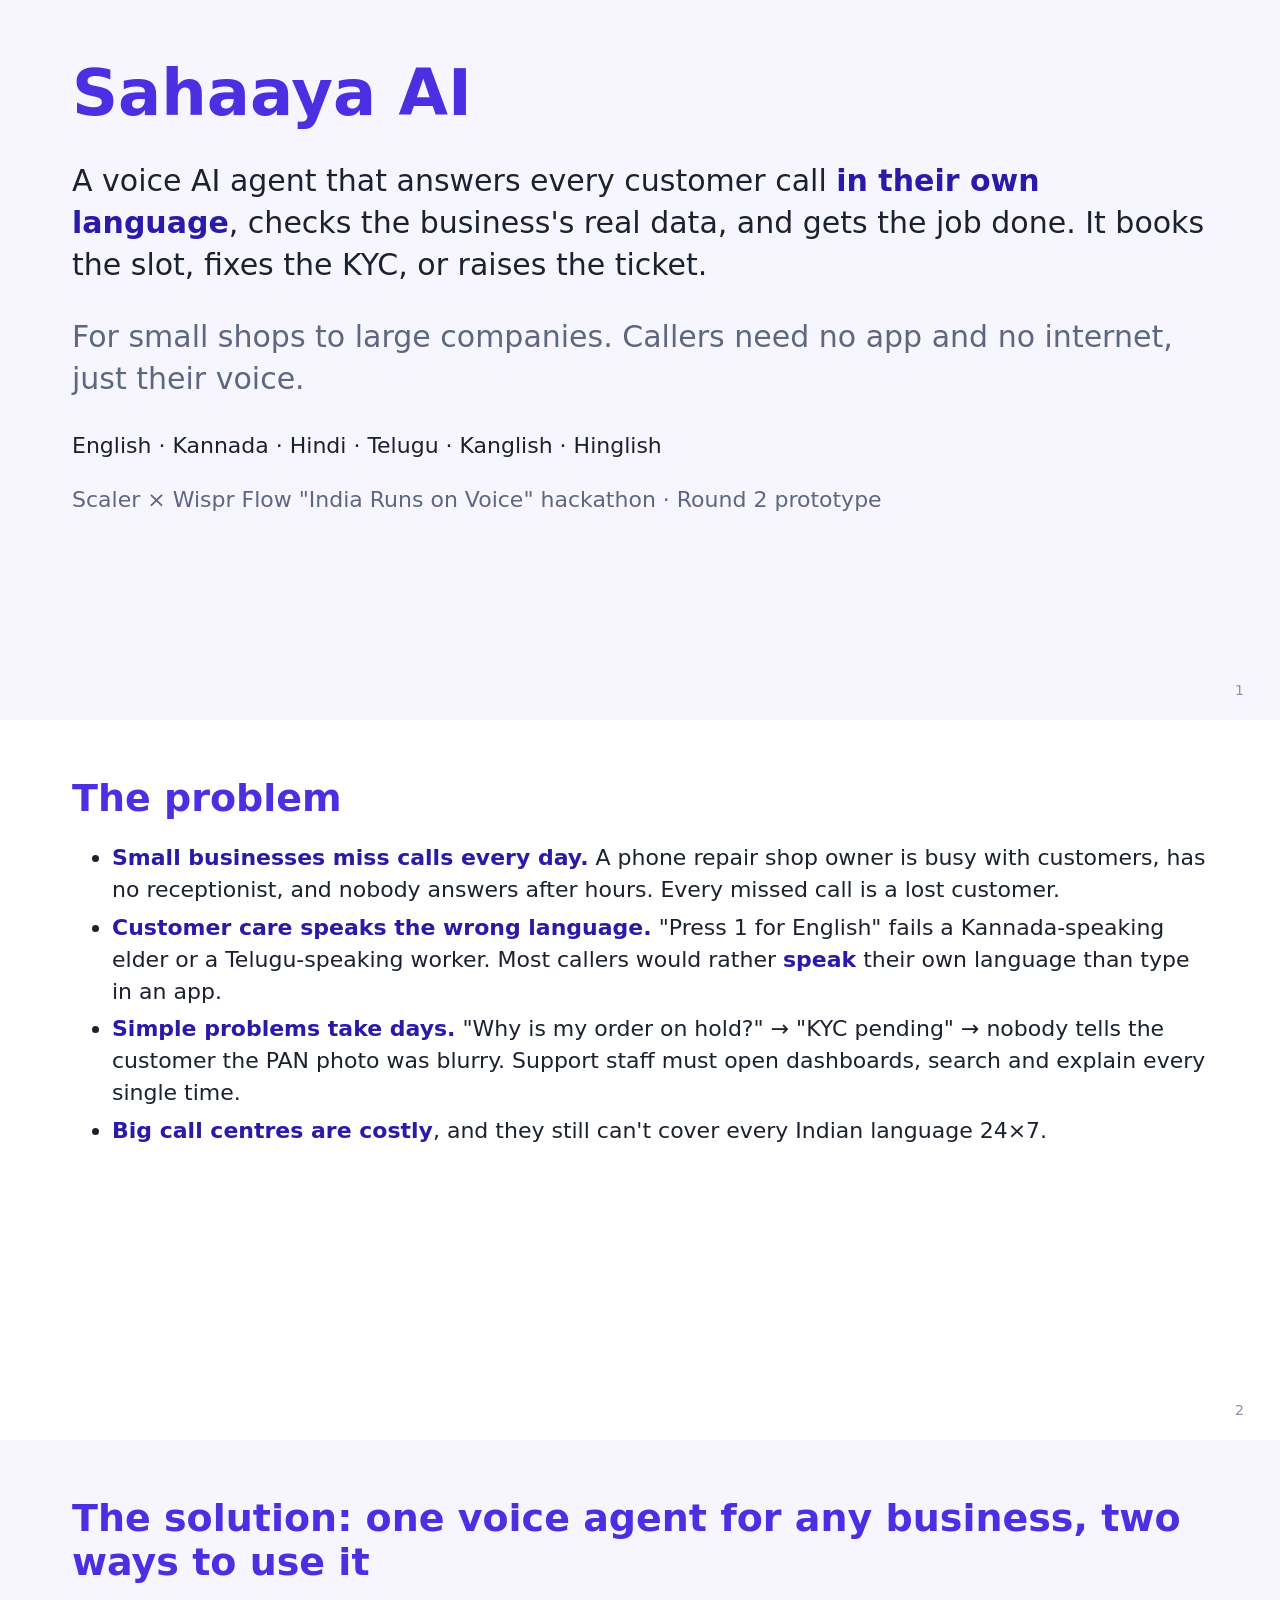
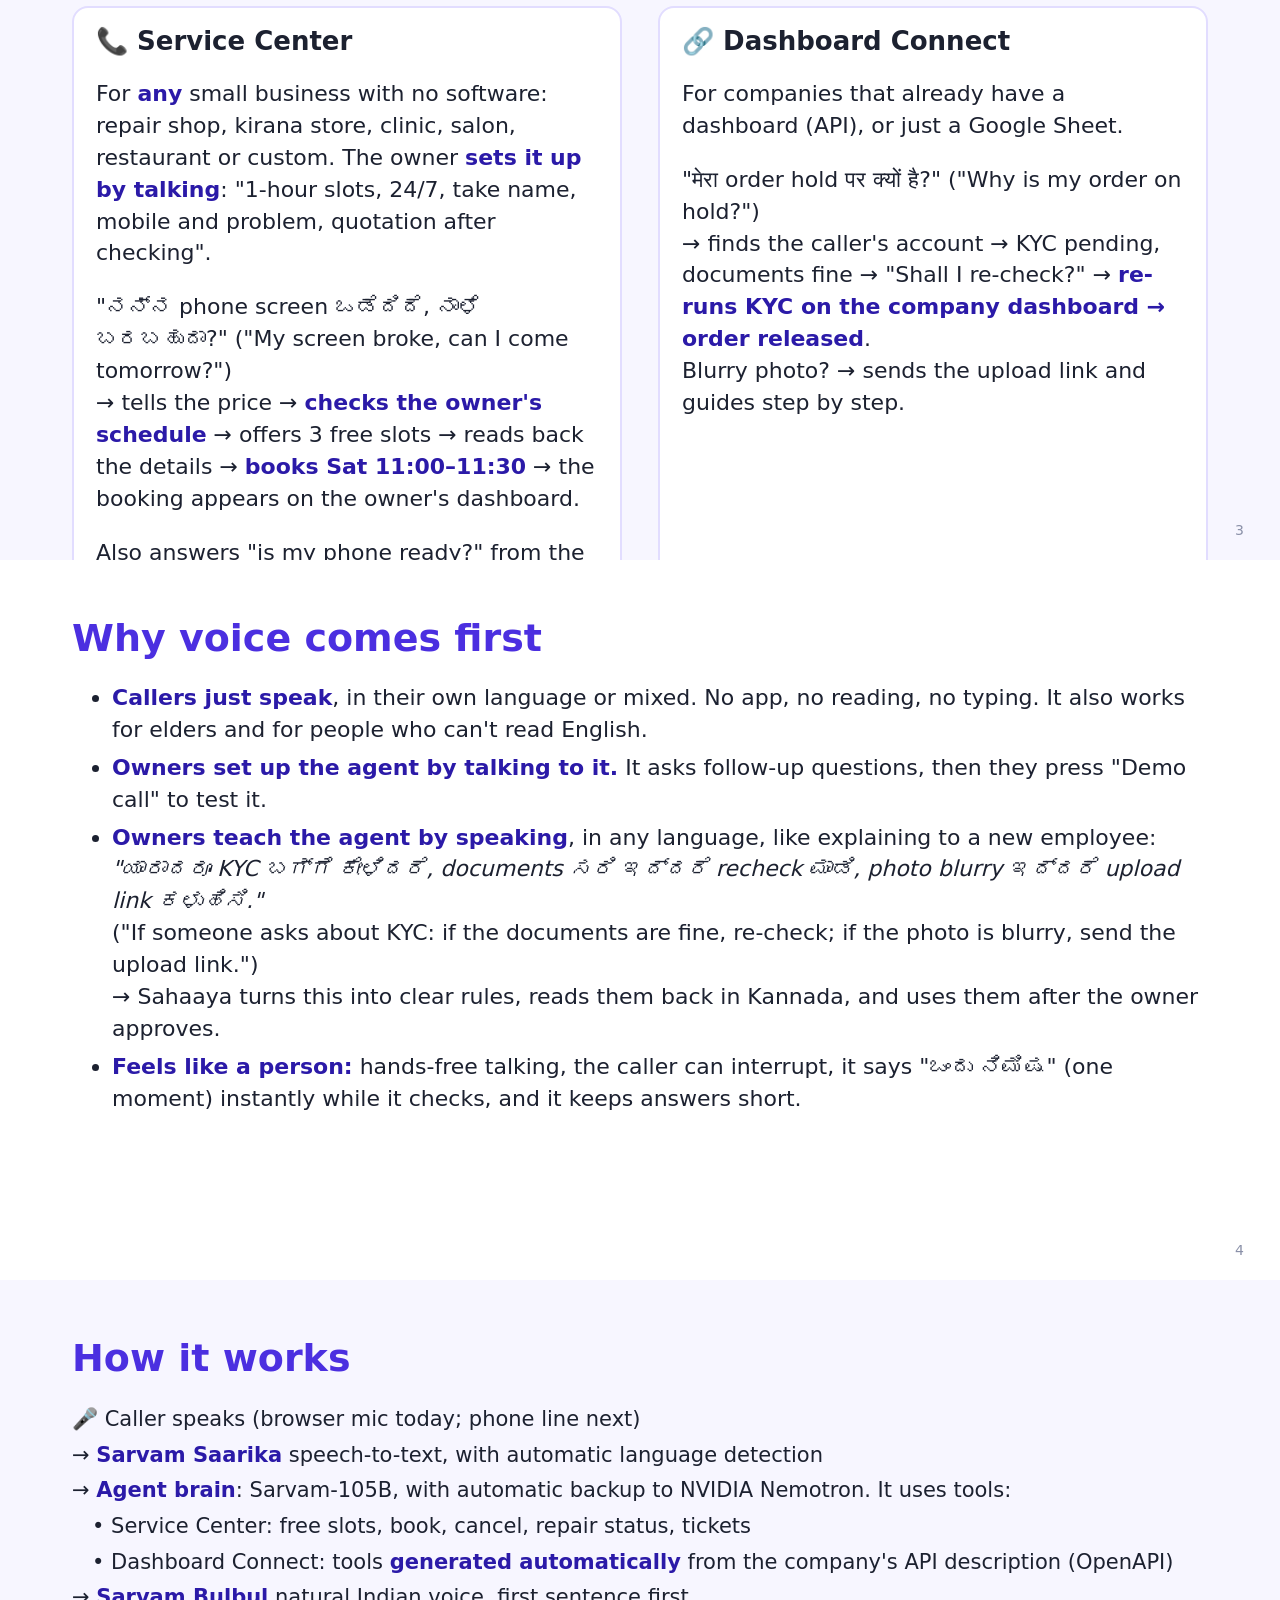
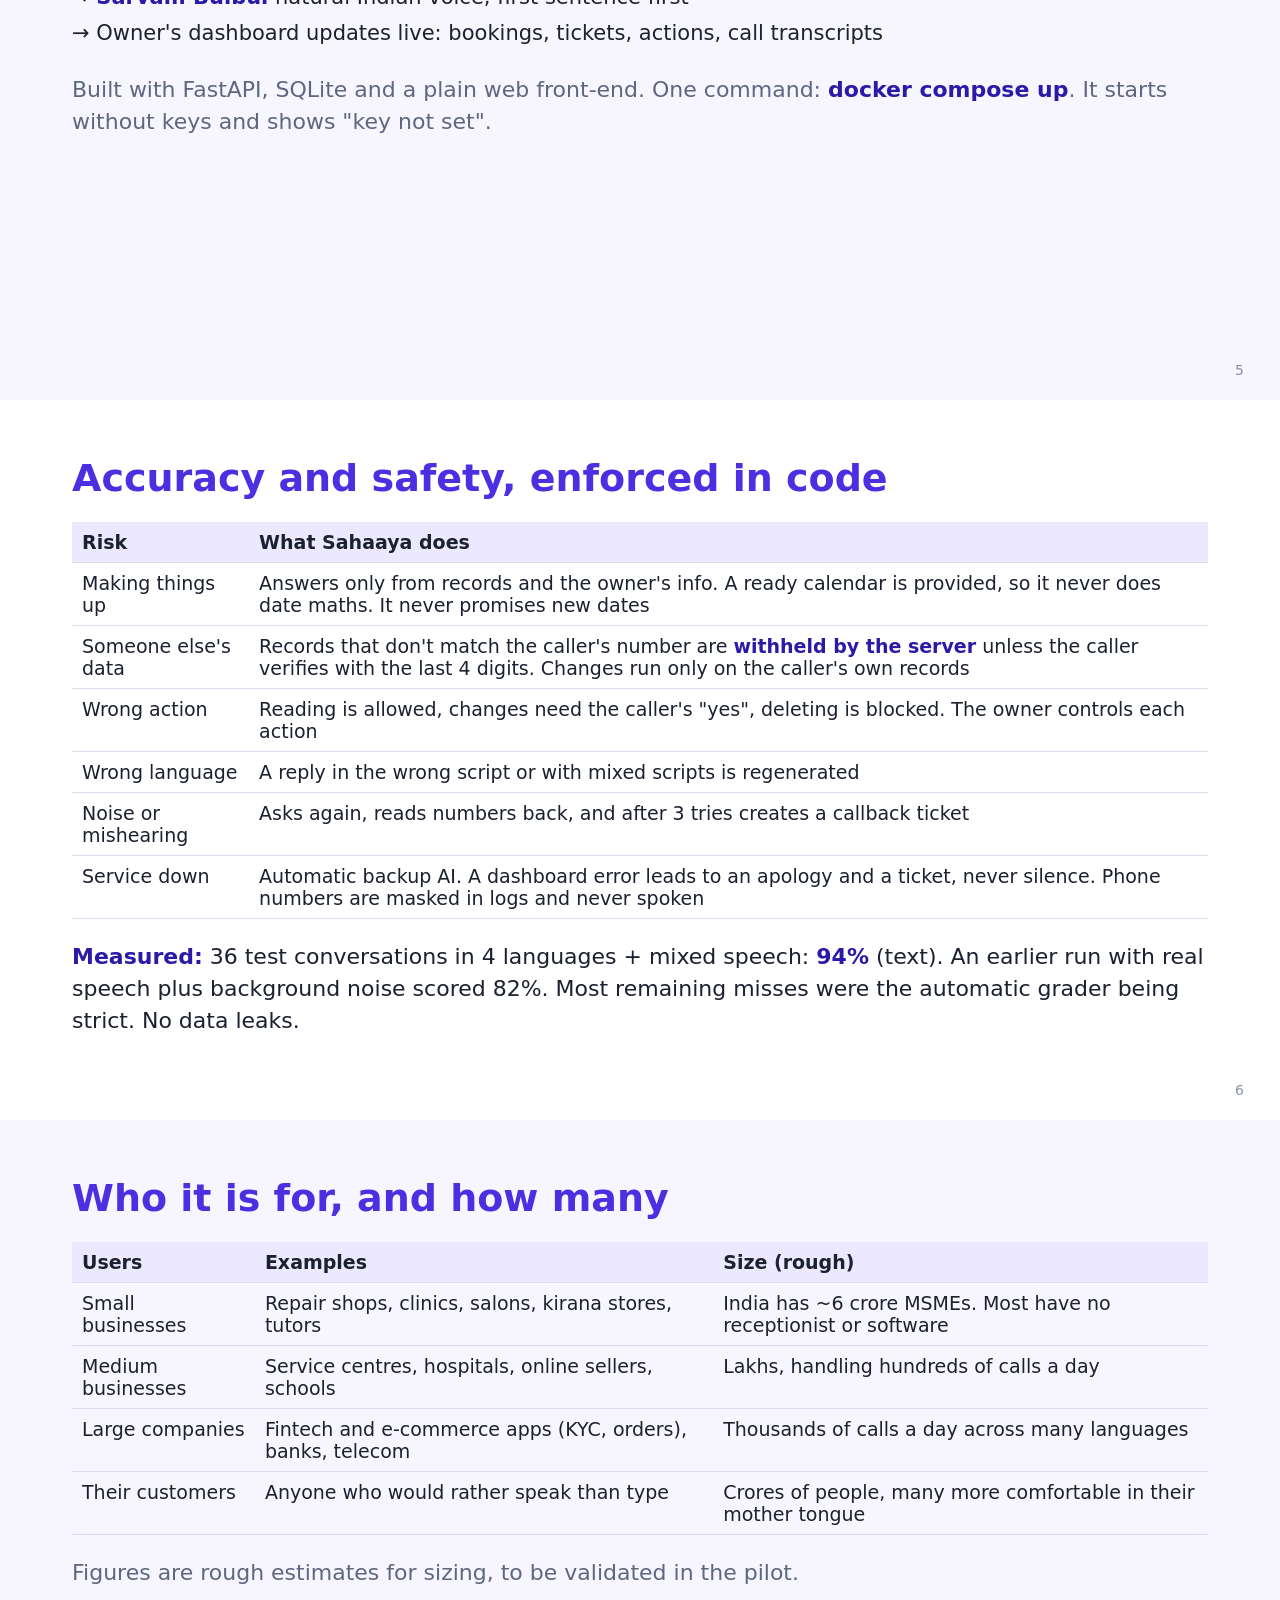
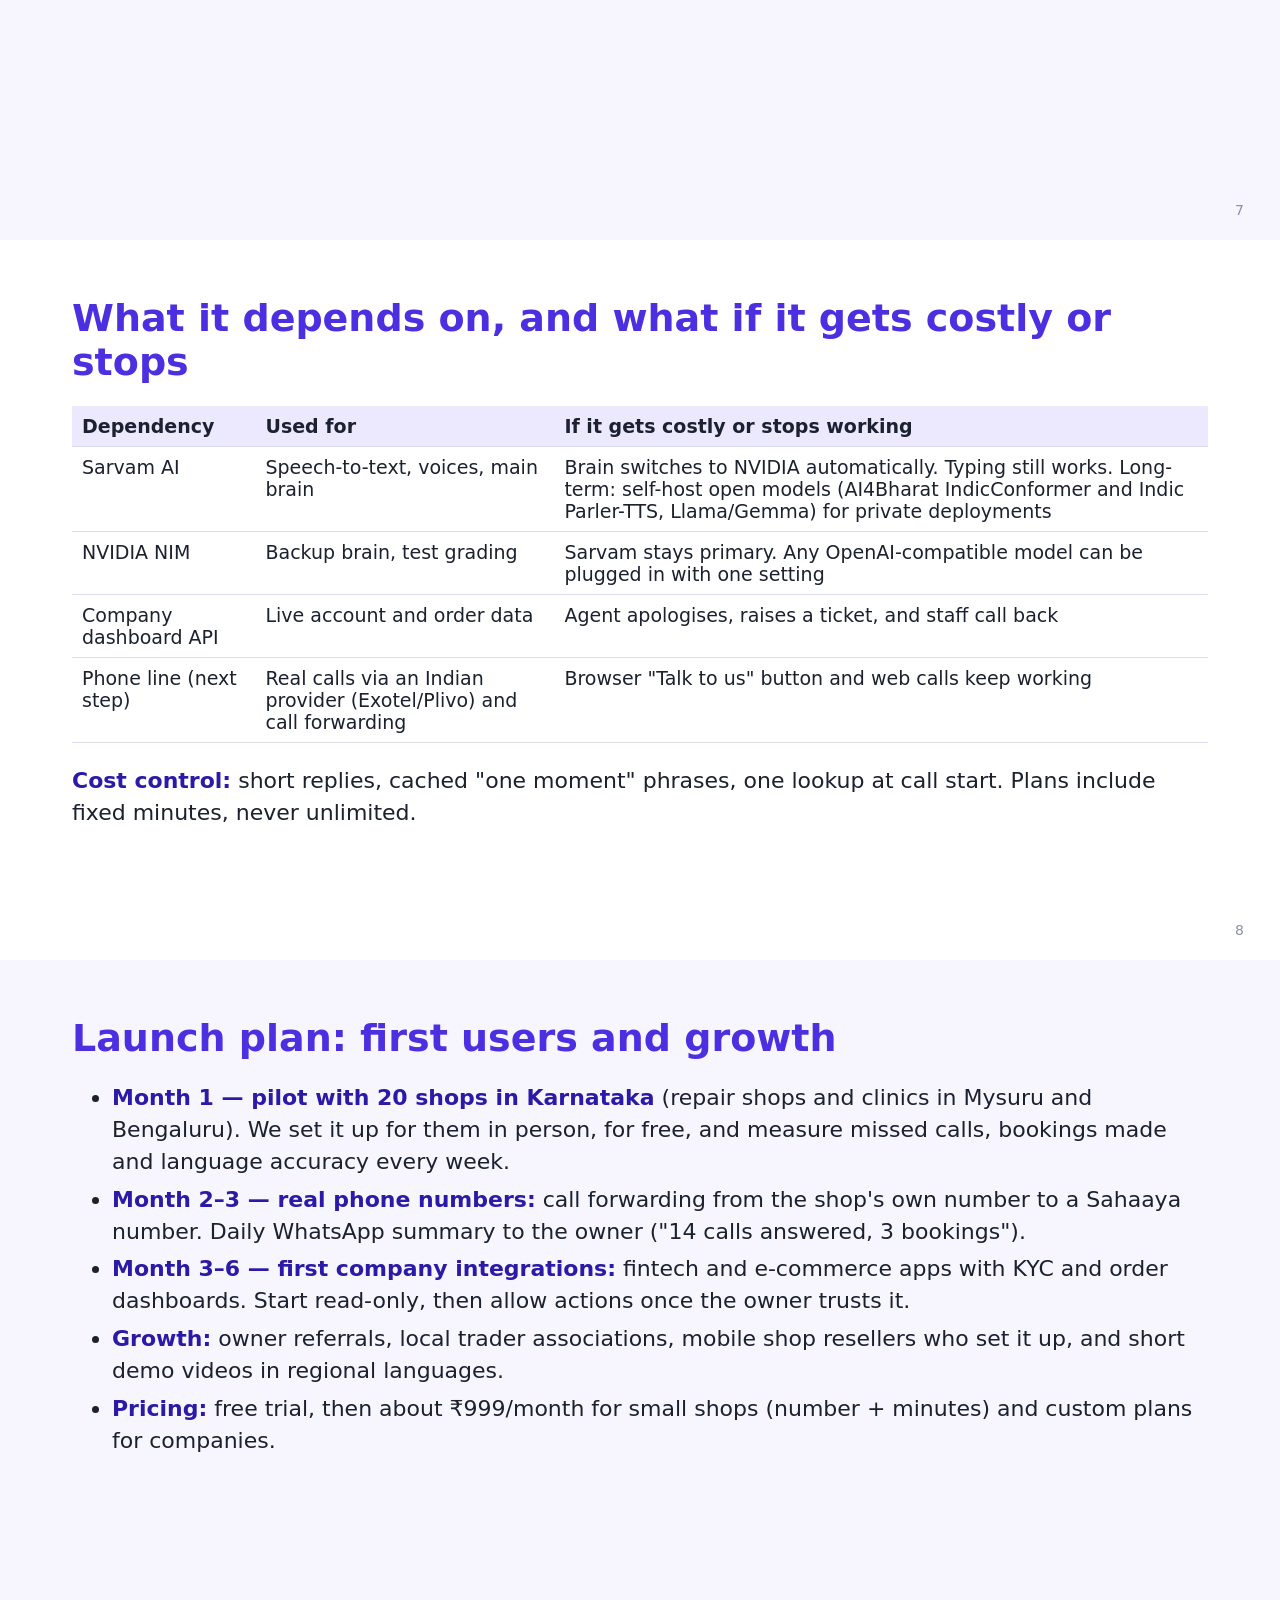
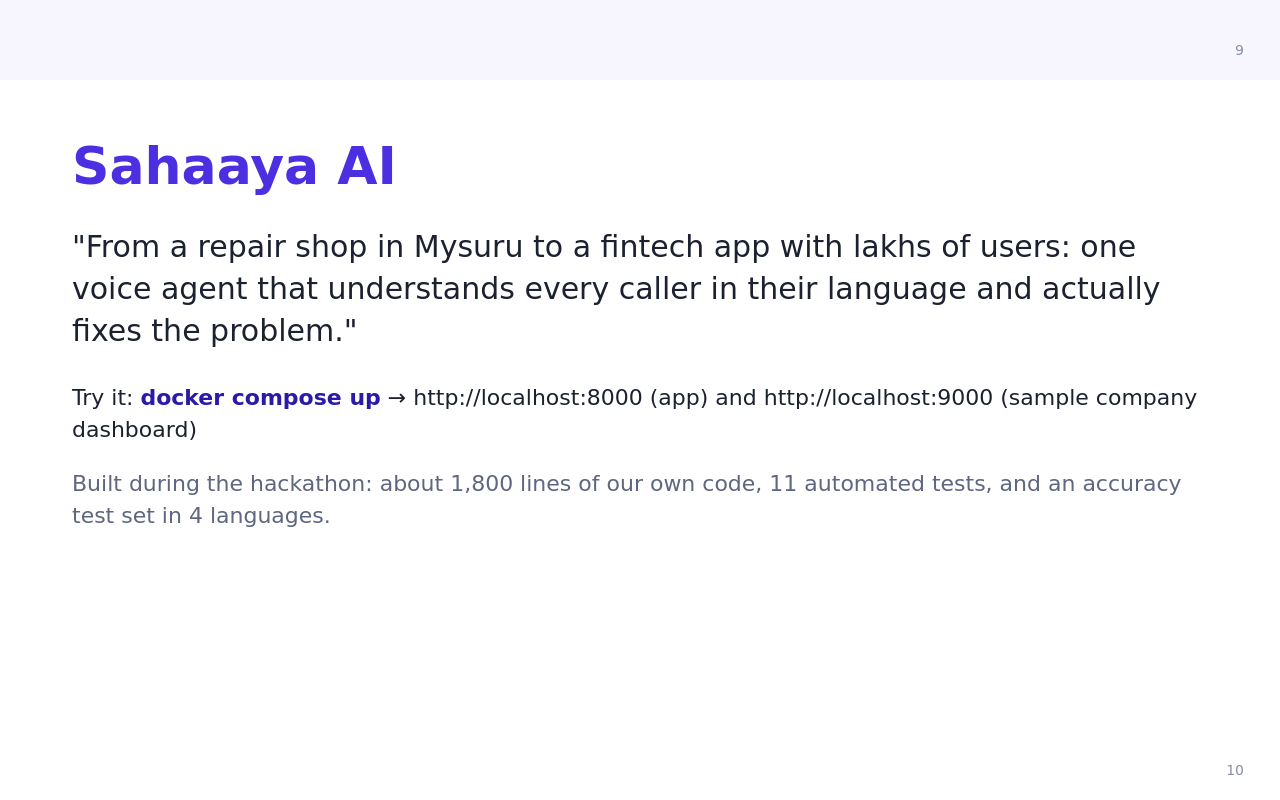
<file: docs/deck.html>
<!doctype html><html><head><meta charset="utf-8"><title>Sahaaya AI – Pitch Deck</title>
<style>
@page{size:1280px 720px;margin:0}
body{margin:0;font-family:"Noto Sans","Noto Sans Kannada","Noto Sans Devanagari",system-ui,sans-serif;color:#1c2130}
.s{width:1280px;height:720px;box-sizing:border-box;padding:56px 72px;page-break-after:always;position:relative;background:#fff}
.s:nth-child(odd){background:#f7f6ff}
h1{font-size:64px;margin:0 0 10px;color:#4b2fe0}h2{font-size:38px;margin:0 0 22px;color:#4b2fe0}
p,li{font-size:22px;line-height:1.45}li{margin:6px 0}
.big{font-size:30px;line-height:1.4}.muted{color:#5e6680}
table{border-collapse:collapse;width:100%;font-size:19px}td,th{border-bottom:1px solid #dcdcf0;padding:9px 10px;text-align:left;vertical-align:top}
th{background:#ece9ff}
.two{display:grid;grid-template-columns:1fr 1fr;gap:36px}
.box{background:#fff;border:2px solid #e2ddff;border-radius:16px;padding:18px 22px}
.n{position:absolute;bottom:22px;right:36px;font-size:14px;color:#8a90a8}
.flow{font-size:21px;line-height:1.7}
b{color:#2b1aa8}
</style></head><body>

<div class="s"><h1>Sahaaya AI</h1>
<p class="big">A voice AI agent that answers every customer call <b>in their own language</b>, checks the business's
real data, and gets the job done. It books the slot, fixes the KYC, or raises the ticket.</p>
<p class="big muted">For small shops to large companies. Callers need no app and no internet, just their voice.</p>
<p>English · Kannada · Hindi · Telugu · Kanglish · Hinglish</p>
<p class="muted">Scaler × Wispr Flow "India Runs on Voice" hackathon · Round 2 prototype</p><div class="n">1</div></div>

<div class="s"><h2>The problem</h2>
<ul>
<li><b>Small businesses miss calls every day.</b> A phone repair shop owner is busy with customers, has no receptionist,
and nobody answers after hours. Every missed call is a lost customer.</li>
<li><b>Customer care speaks the wrong language.</b> "Press 1 for English" fails a Kannada-speaking elder or a Telugu-speaking
worker. Most callers would rather <b>speak</b> their own language than type in an app.</li>
<li><b>Simple problems take days.</b> "Why is my order on hold?" → "KYC pending" → nobody tells the customer the PAN photo
was blurry. Support staff must open dashboards, search and explain every single time.</li>
<li><b>Big call centres are costly</b>, and they still can't cover every Indian language 24×7.</li>
</ul><div class="n">2</div></div>

<div class="s"><h2>The solution: one voice agent for any business, two ways to use it</h2>
<div class="two">
<div class="box"><h3 style="font-size:26px;margin:0 0 8px">📞 Service Center</h3>
<p>For <b>any</b> small business with no software: repair shop, kirana store, clinic, salon, restaurant or custom.
The owner <b>sets it up by talking</b>: "1-hour slots, 24/7, take name, mobile and problem, quotation after checking".</p>
<p>"ನನ್ನ phone screen ಒಡೆದಿದೆ, ನಾಳೆ ಬರಬಹುದಾ?" ("My screen broke, can I come tomorrow?")<br>→ tells the price → <b>checks the owner's schedule</b> → offers 3 free slots → reads back the details → <b>books Sat 11:00–11:30</b>
→ the booking appears on the owner's dashboard.</p>
<p>Also answers "is my phone ready?" from the repair list.</p></div>
<div class="box"><h3 style="font-size:26px;margin:0 0 8px">🔗 Dashboard Connect</h3>
<p>For companies that already have a dashboard (API), or just a Google Sheet.</p>
<p>"मेरा order hold पर क्यों है?" ("Why is my order on hold?")<br>→ finds the caller's account → KYC pending, documents fine → "Shall I re-check?" → <b>re-runs KYC on the company
dashboard → order released</b>.<br>Blurry photo? → sends the upload link and guides step by step.</p></div>
</div><div class="n">3</div></div>

<div class="s"><h2>Why voice comes first</h2>
<ul>
<li><b>Callers just speak</b>, in their own language or mixed. No app, no reading, no typing. It also works for elders and for people
who can't read English.</li>
<li><b>Owners set up the agent by talking to it.</b> It asks follow-up questions, then they press "Demo call" to test it.</li>
<li><b>Owners teach the agent by speaking</b>, in any language, like explaining to a new employee:<br>
<i>"ಯಾರಾದರೂ KYC ಬಗ್ಗೆ ಕೇಳಿದರೆ, documents ಸರಿ ಇದ್ದರೆ recheck ಮಾಡಿ, photo blurry ಇದ್ದರೆ upload link ಕಳುಹಿಸಿ."</i><br>
("If someone asks about KYC: if the documents are fine, re-check; if the photo is blurry, send the upload link.")<br>
→ Sahaaya turns this into clear rules, reads them back in Kannada, and uses them after the owner approves.</li>
<li><b>Feels like a person:</b> hands-free talking, the caller can interrupt, it says "ಒಂದು ನಿಮಿಷ" (one moment) instantly while it checks,
and it keeps answers short.</li>
</ul><div class="n">4</div></div>

<div class="s"><h2>How it works</h2>
<div class="flow">
🎤 Caller speaks (browser mic today; phone line next)<br>
→ <b>Sarvam Saarika</b> speech-to-text, with automatic language detection<br>
→ <b>Agent brain</b>: Sarvam-105B, with automatic backup to NVIDIA Nemotron. It uses tools:<br>
&nbsp;&nbsp;&nbsp;• Service Center: free slots, book, cancel, repair status, tickets<br>
&nbsp;&nbsp;&nbsp;• Dashboard Connect: tools <b>generated automatically</b> from the company's API description (OpenAPI)<br>
→ <b>Sarvam Bulbul</b> natural Indian voice, first sentence first<br>
→ Owner's dashboard updates live: bookings, tickets, actions, call transcripts
</div>
<p class="muted">Built with FastAPI, SQLite and a plain web front-end. One command: <b>docker compose up</b>. It starts without keys and shows "key not set".</p><div class="n">5</div></div>

<div class="s"><h2>Accuracy and safety, enforced in code</h2>
<table><tr><th>Risk</th><th>What Sahaaya does</th></tr>
<tr><td>Making things up</td><td>Answers only from records and the owner's info. A ready calendar is provided, so it never does date maths. It never promises new dates</td></tr>
<tr><td>Someone else's data</td><td>Records that don't match the caller's number are <b>withheld by the server</b> unless the caller verifies with the last 4 digits. Changes run only on the caller's own records</td></tr>
<tr><td>Wrong action</td><td>Reading is allowed, changes need the caller's "yes", deleting is blocked. The owner controls each action</td></tr>
<tr><td>Wrong language</td><td>A reply in the wrong script or with mixed scripts is regenerated</td></tr>
<tr><td>Noise or mishearing</td><td>Asks again, reads numbers back, and after 3 tries creates a callback ticket</td></tr>
<tr><td>Service down</td><td>Automatic backup AI. A dashboard error leads to an apology and a ticket, never silence. Phone numbers are masked in logs and never spoken</td></tr>
</table>
<p><b>Measured:</b> 36 test conversations in 4 languages + mixed speech: <b>94%</b> (text). An earlier run with real speech plus background noise scored 82%.
Most remaining misses were the automatic grader being strict. No data leaks.</p><div class="n">6</div></div>

<div class="s"><h2>Who it is for, and how many</h2>
<table><tr><th>Users</th><th>Examples</th><th>Size (rough)</th></tr>
<tr><td>Small businesses</td><td>Repair shops, clinics, salons, kirana stores, tutors</td><td>India has ~6 crore MSMEs. Most have no receptionist or software</td></tr>
<tr><td>Medium businesses</td><td>Service centres, hospitals, online sellers, schools</td><td>Lakhs, handling hundreds of calls a day</td></tr>
<tr><td>Large companies</td><td>Fintech and e-commerce apps (KYC, orders), banks, telecom</td><td>Thousands of calls a day across many languages</td></tr>
<tr><td>Their customers</td><td>Anyone who would rather speak than type</td><td>Crores of people, many more comfortable in their mother tongue</td></tr>
</table>
<p class="muted">Figures are rough estimates for sizing, to be validated in the pilot.</p><div class="n">7</div></div>

<div class="s"><h2>What it depends on, and what if it gets costly or stops</h2>
<table><tr><th>Dependency</th><th>Used for</th><th>If it gets costly or stops working</th></tr>
<tr><td>Sarvam AI</td><td>Speech-to-text, voices, main brain</td><td>Brain switches to NVIDIA automatically. Typing still works. Long-term: self-host open models (AI4Bharat IndicConformer and Indic Parler-TTS, Llama/Gemma) for private deployments</td></tr>
<tr><td>NVIDIA NIM</td><td>Backup brain, test grading</td><td>Sarvam stays primary. Any OpenAI-compatible model can be plugged in with one setting</td></tr>
<tr><td>Company dashboard API</td><td>Live account and order data</td><td>Agent apologises, raises a ticket, and staff call back</td></tr>
<tr><td>Phone line (next step)</td><td>Real calls via an Indian provider (Exotel/Plivo) and call forwarding</td><td>Browser "Talk to us" button and web calls keep working</td></tr>
</table>
<p><b>Cost control:</b> short replies, cached "one moment" phrases, one lookup at call start. Plans include fixed minutes, never unlimited.</p><div class="n">8</div></div>

<div class="s"><h2>Launch plan: first users and growth</h2>
<ul>
<li><b>Month 1 — pilot with 20 shops in Karnataka</b> (repair shops and clinics in Mysuru and Bengaluru). We set it up for them in person,
for free, and measure missed calls, bookings made and language accuracy every week.</li>
<li><b>Month 2–3 — real phone numbers:</b> call forwarding from the shop's own number to a Sahaaya number. Daily WhatsApp summary to the owner
("14 calls answered, 3 bookings").</li>
<li><b>Month 3–6 — first company integrations:</b> fintech and e-commerce apps with KYC and order dashboards. Start read-only, then allow
actions once the owner trusts it.</li>
<li><b>Growth:</b> owner referrals, local trader associations, mobile shop resellers who set it up, and short demo videos in regional languages.</li>
<li><b>Pricing:</b> free trial, then about ₹999/month for small shops (number + minutes) and custom plans for companies.</li>
</ul><div class="n">9</div></div>

<div class="s"><h1 style="font-size:52px">Sahaaya AI</h1>
<p class="big">"From a repair shop in Mysuru to a fintech app with lakhs of users: one voice agent that understands
every caller in their language and actually fixes the problem."</p>
<p>Try it: <b>docker compose up</b> → http://localhost:8000 (app) and http://localhost:9000 (sample company dashboard)</p>
<p class="muted">Built during the hackathon: about 1,800 lines of our own code, 11 automated tests, and an accuracy test set in 4 languages.</p><div class="n">10</div></div>
</body></html>
</file>
